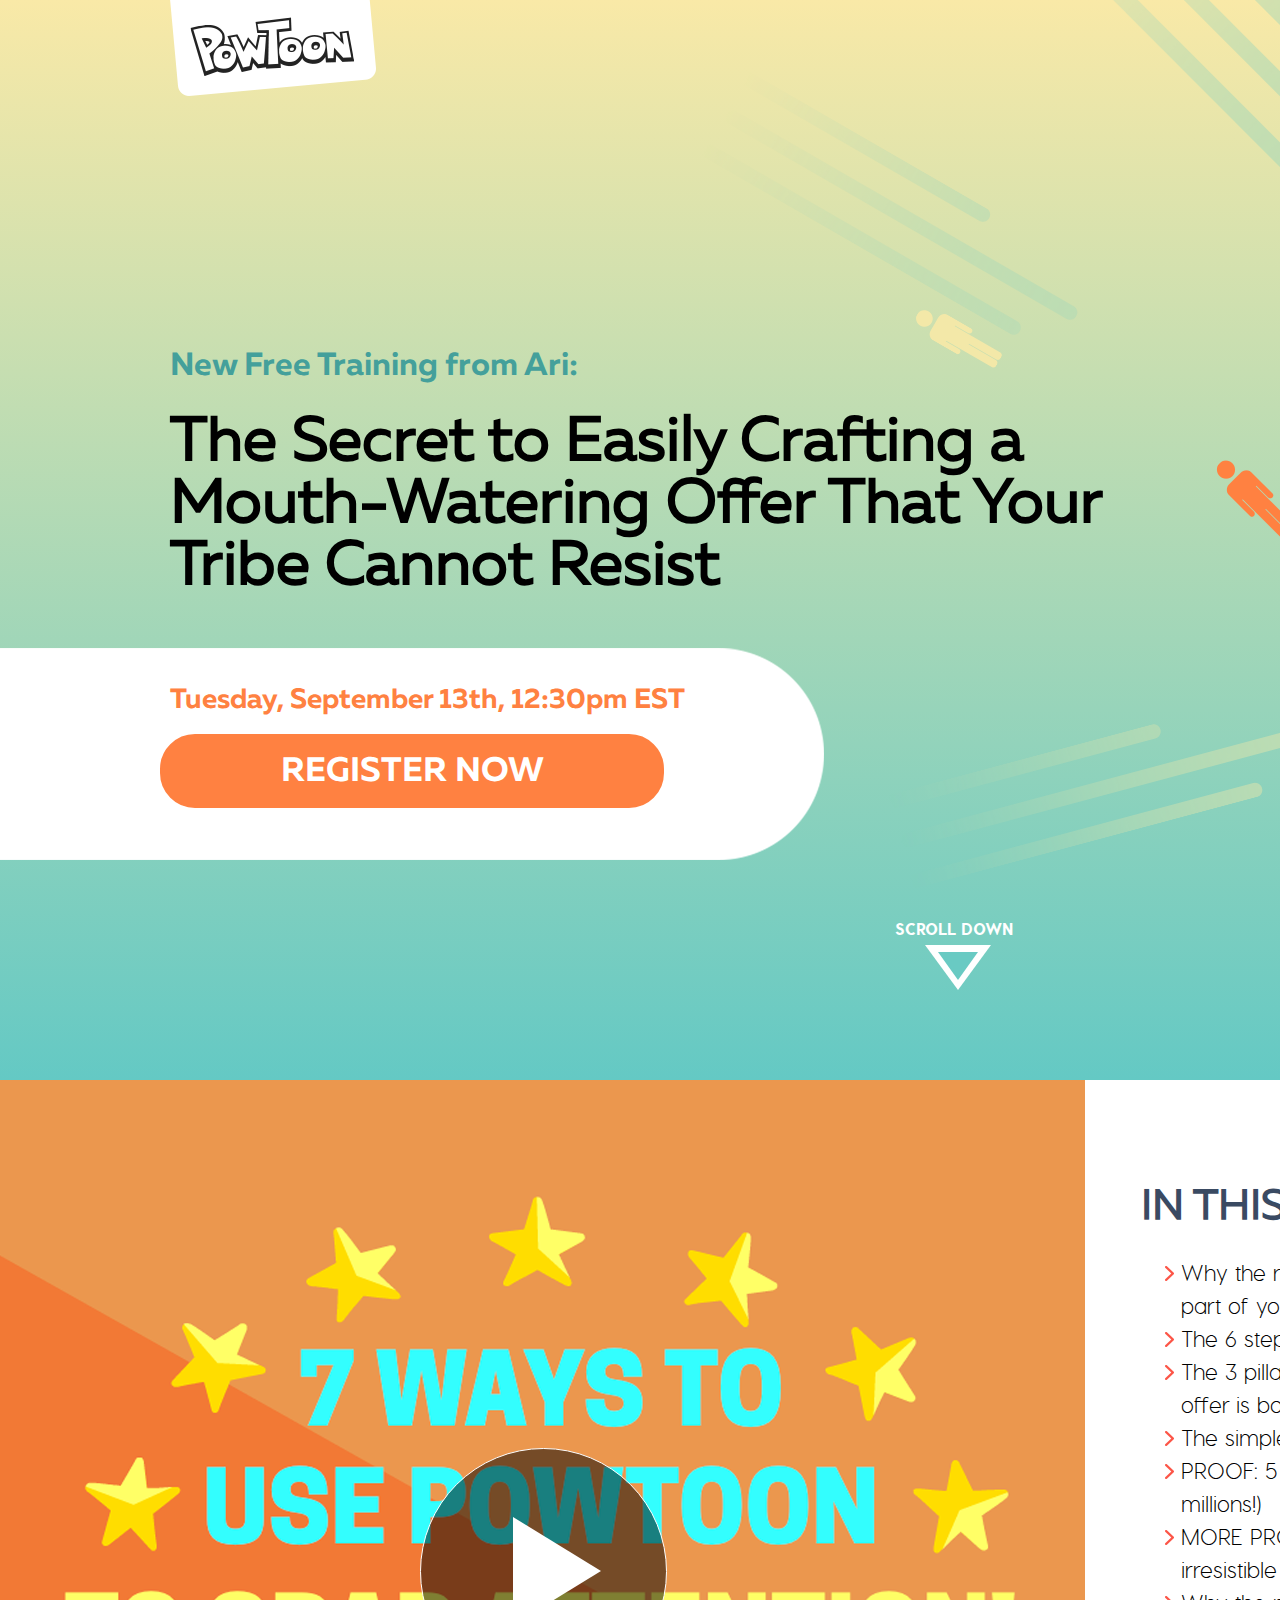
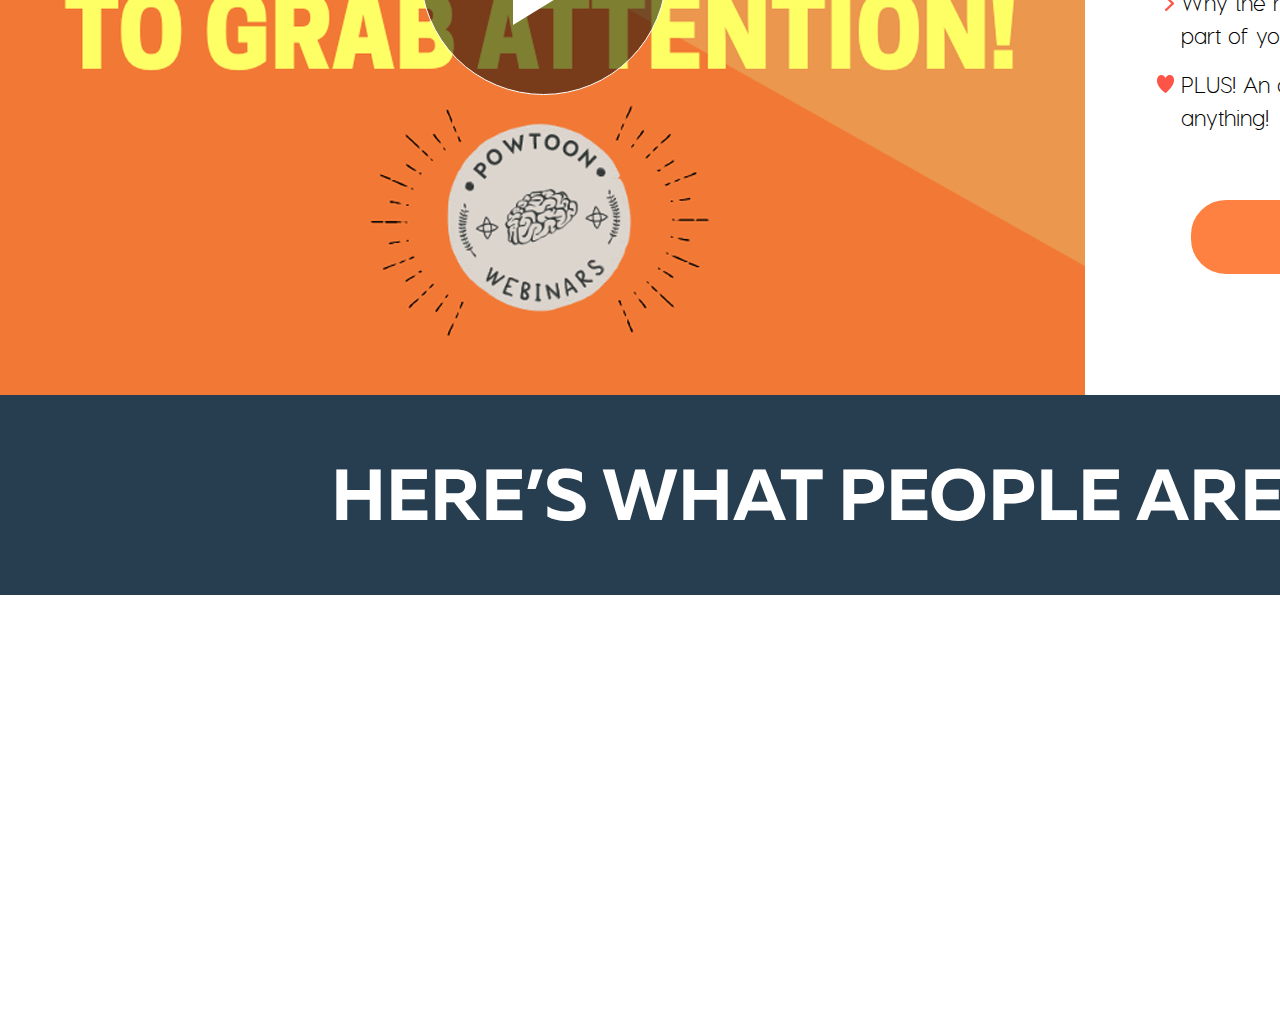
<file: index.html>
<!doctype html>
<html>
	<head>
		<title>Powtoon</title>
		<meta charset="utf-8">
		<link href="css/styles.css" rel="stylesheet">
		<link href="css/styles2.css" rel="stylesheet">
		<link href="img/favicon.ico" rel="icon" type="image/x-icon" />
		<link href="img/favicon.ico" rel="shortcut icon" type="image/x-icon" />

	</head>
	<body>
		<header>
			<div class="wrapper">
				<span class="logo">
					<img src="img/back-powtoon.png">
					<img src="img/logo.png" id="logo">
				</span>
				<div class="picture">
					<img src="img/magnet.png" id="magnet">
					<div class="obj">
						<img src="img/swoosh1.png">
						<img src="img/swoosh2.png">
						<img src="img/swoosh3.png">
						<img src="img/swoosh4.png">
						<div class="stick">
							<img src="img/woman1.png" id="woman1">
							<img src="img/woman2.png" id="woman2">
							<img src="img/woman3.png" id="woman3">
							<img src="img/woman4.png" id="woman4">
							<img src="img/woman5.png" id="woman5">
							<img src="img/woman6.png" id="woman6">
							<img src="img/man1.png" id="man1"> 
							<img src="img/man2.png" id="man2">
							<img src="img/man3.png" id="man3"> 
							<img src="img/man4.png" id="man4">
							<img src="img/man5.png" id="man5">
							<img src="img/electric1.png" id="electric1">
							<img src="img/electric2.png" id="electric2">
							<img src="img/electric3.png" id="electric3">
							<img src="img/electric4.png" id="electric4">
							<img src="img/electric5.png" id="electric5">
							<img src="img/electric6.png" id="electric6">
							<img src="img/electric7.png" id="electric7">
							<img src="img/electric8.png" id="electric8">

						</div>
					</div>
				</div>
				<span class="text">
					<p id="ari"> New Free Training from Ari: </p>
					<h3 id="resist">The Secret to Easily Crafting 
						a Mouth-Watering Offer
					That Your Tribe  Cannot Resist</h3>
				</span>
				<div class="date">
					<a href="#" >
						<img src="img/buttonbg.png" title="Register now" placeholder="REGISTER NOW">
						<p> Register now </p>
						<h3 id="data"> Tuesday, September 13th, 12:30pm EST </h3>
					</a>
				</div>
				<div class="blind">	
					<div class="bl-pos">
						<h4> Scroll down</h4>
							<div class="bl-tri">
								<div class="bl-sec">
								</div>
							</div>
					</div>
				</div>
				<!-- ШТОРКУ -->
			</div>
		</header>
		<main>
			<div class="wrapper">
				<div class="menu">
					<div class="imgbck">
						<img src="img/imgbk1.png" id="imgbk1" name="second">
						<img src="img/imgbk2.png" id="imgbk2">
						<img src="img/imgbk3.png" id="imgbk3">
						<img src="img/imgbk4.png" id="imgbk4">
						<img src="img/imgbk5.png" id="imgbk5">
						<img src="img/imgbk6.png" id="imgbk6">
					</div>
					<div class="frimage">
						<img src="img/imgfr.png" name="first" id="zuzu">
							<div class="play" id="second" onClick="document.getElementById('second').style.visibility ='hidden'">	
								<div class="triangle" onclick="changeImage()">
									<div class="video-play">
										<!--PLAY-->
									</div>
								</div>
							</div>
					</div>
					<div class="list">
						<h1> In this new training we`ll cover:</h1>
						<ul>
							<li>Why the right OFFER generates more results than any other part of your message </li>
							<li>The 6 steps to easily craft an irresistible OFFER, everytime </li>
							<li>The 3 pillars of every irresistible offer (miss one and the offer is boring) </li>
							<li>The simple formula: HV + LI = Irresistible Offer </li>
							<li>PROOF: 5 brilliant IRRESISTIBLE OFFERS (that generated millions!) </li>
							<li>MORE PROOF: 3 wildly fun winning SPLIT-TESTS of irresistible OFFERS </li>
							<li>Why the right OFFER generates more results than any other part of your message </li>
						</ul>
						<ol>
							<li>PLUS! An on-camera live Q&A at the end to ask Ari.... anything!</li>
						</ol>
						<a href="#" >
							<p> Register now </p>
						</a>
					</div>
			</div>
		</main>	
		<footer>
			<P> Here’s what people are saying:</P>
		</footer>	
		<script language = 'javascript'>
 			 var flag = 0;
  				function changeImage() {
    				if (flag == 0) {
      			document.first.src = 'img/imgfr.jpg';
      			flag = 1;
    			}
    				else {
      			document.second.src = 'img/imgbk1.png';
      			flag = 0;
    			}
  			}
		</script>	
	</body>
</html>
</file>
<file: css/styles.css>
html, body, header, main, div, p, img, a{
	margin: 0 auto ;
	max-width: 1920px;

	
}
header {
	height: 1080px;
	width: 1920px;
	background: linear-gradient(to top, #64c9c4,#f9e9a7), no-repeat;
	position: inherit;
}
main {
	height: 915px;
	width: 1920px;
	position: inherit;
}
footer {
	position: absolute;
	background-color: #273d50;
	text-align: center;
	width: 1920px;
	height: 200px;
	color: white;
	font-size: 72px;
	font-family: "Mullerbold";
	text-transform: uppercase;
	line-height: 210px;
}

.wrapper{
	max-width: 1920px;
	margin: 0 auto; /*шапка будет по центру с отступом 0 от верхней точки*/
	overflow: hidden;
	height: inherit;
}
.logo {
	position: relative;
	left: 170px;
}
.logo #logo {
	position: relative;
	right: 190px;
	bottom: 20px;
}
.picture img{
	position: relative;
	float: right;
}
.picture #magnet{
	top: 310px;
}
.obj img{
	position: absolute;
	top: 0px;
}
/*ari mullerbold
cannot resist - mullerbold,mullerregular*/
.text {
	width: 930px;
	position: relative;
	left:170px;
	top:250px;
}
.text #ari {
	font-size: 32px;
	color: #44a09b;
}
.text #resist{
	font-size: 62px;
	max-width: 1000px;
	margin: 0;
	margin-top: 30px;
}
p {
	font-family: "Mullerbold";
}
h3 {
	font-family: "MullerRegular";
}
.date {
	position: relative;
	top:300px;
	left:170px;
	height: 300px;
}
.date img{
	position: relative;
	right:170px;

}
.date a{
	position: absolute;
	color: white;
	text-decoration: none;
	border-width: 500px;
	border-height: 70px;
	border-color: #ff8141
	width: 300px;
	height: 150px;
	cursor: pointer;
	
}
#data{
	position: relative;
	color:#ff8141;
	font-size:28px;
	font-family:"Mullerbold";
	bottom:280px;
	width:600px;
}
.date a p{
	position: relative;
	right:170px;
	top:-130px;
	font-size:34px;
	font-family:"Mullerbold";
	background-color:#ff8141;
	width:500px;
	height:70px;
	border: 2px solid #ff8141;;
	border-color: #ff8141;
	margin: 0 auto;
	text-align: center;
	line-height: 70px;
	border-radius: 35px 35px 35px 35px;
	text-transform: uppercase;
}
.blind {
	position: relative;
	max-width: 150px;
	max-height: 
	left: 60px;
	top:280px;
	width: inherit;
	color:white;
	cursor: pointer;
	transition: opacity 0.5s, transform 0.5s;
}
.blind:hover{
	transform: translate( 0, 10px);
	opacity: 0.7;
}

.bl-pos {
	position: relative;
	width: 150px;
	top:-30px;
}
.blind h4{
	margin-left: 10px;
	font-size: 16px;
	font-family: "VisbyCF-Heavy";
	text-transform: uppercase;
}
.bl-tri {
	width: 0;
  	height: 0;
  	margin-left: 40px;
  	margin-top: -15px;
  	/*border: 3px solid white;
  	border-width: 33px 0 33px 45px;
  	border-color: transparent transparent transparent #ffffff;
  	transform: rotate(90deg);*/
  	border-left: 33px solid transparent;
    border-right: 33px solid transparent;
    border-top: 45px solid white;
}
.bl-sec {
	width: 0;
  	height: 0;
  	margin-left: -20px;
  	margin-top: -38px;
  	/*border: 3px solid white;
  	border-width: 33px 0 33px 45px;
  	border-color: transparent transparent transparent #ffffff;
  	transform: rotate(90deg);*/
  	border-left: 20px solid transparent;
    border-right: 20px solid transparent;
    border-top: 28px solid #69cac3;
}
.imgbck img{
	position: absolute;
	max-width: 100%;
	}
.frimage {
	position: absolute;
	max-width: inherit;
	max-height: inherit;
	top:1390px;
}
.play {
	position: absolute;
}
.triangle {
	cursor: pointer;
	height: 181px;
  	width: 181px;
  	padding: 32px;
  	border-radius: 50%;
  	border: 1px solid #fff;
  	background: rgba(0, 0, 0, 0.5);
  	position: relative;
  	left: 420px; 
  	right: 0;
  	top: -920px;
  	bottom: 0;
  	margin: 0 auto;
  	transition: opacity 0.5s;
}
.triangle:hover {
	opacity: 0.8;
}
.triangle:active {
	opacity: 0;
}
.video-play{
	width: 0;
  	height: 0;
  	margin-left: 60px;
  	margin-top: 36px;
  	border-style: solid;
  	border-width: 54px 0 54px 88px;
  	border-color: transparent transparent transparent #ffffff;
}

#zuzu {
	position:relative;
	top: -310px;
}

.list{
	position: relative;
	float: right;
	bottom: 541px;
	right:20px;
}
.list ul{
	list-style-image: url(../img/st.png);
}
.list ol{
	list-style-image: url(../img/heart.png);
}
.list h1{
	font-size: 42px;
	font-family: "MullerRegular";
	text-transform: uppercase;
	color:#3a4a62;
}
.list li{
	
	margin-right: 100px;
	width: 600px;
	font-size: 22px;
	line-height: 33px;
	font-family: "VisbyCF-Light";
}
.list a{
	margin: 0;
	text-decoration: none;
}
.list p{
	position: relative;
	top:50px;
	right: -50px;
	color: white;
	font-size:34px;
	font-family:"Mullerbold";
	background-color:#ff8141;
	width:500px;
	height:70px;
	border: 2px solid #ff8141;;
	border-color: #ff8141;
	margin: 0;
	text-align: center;
	line-height: 70px;
	border-radius: 35px 35px 35px 35px;
	text-transform: uppercase;
}








@font-face {
/* название шрифта(чтобы не запутаться лучше указать название папки со шрифтом) */
font-family: "Mullerbold"; 
/* адрес шрифта и тип */
src: url("../fonts/10268.otf") format("truetype"); 
font-style: normal; 
font-weight: normal; 

} 
@font-face {
/* название шрифта(чтобы не запутаться лучше указать название папки со шрифтом) */
font-family: "MullerRegular"; 
/* адрес шрифта и тип */
src: url("../fonts/MullerRegular.otf") format("truetype"); 
font-style: normal; 
font-weight: normal; 

}

@font-face {
/* название шрифта(чтобы не запутаться лучше указать название папки со шрифтом) */
font-family: "VisbyCf-Light"; 
/* адрес шрифта и тип */
src: url("../fonts/VisbyCF-Light.otf") format("truetype"); 
font-style: normal; 
font-weight: normal; 

}
@font-face {
/* название шрифта(чтобы не запутаться лучше указать название папки со шрифтом) */
font-family: "VisbyCF-Heavy"; 
/* адрес шрифта и тип */
src: url("../fonts/VisbyCF-Heavy.ttf") format("truetype"); 
font-style: normal; 
font-weight: normal; 

}
</file>
<file: css/styles2.css>
.stick {
	position: relative;	
	float: right;
}
#woman1 {
	top: -90px;
}
#woman2 {
	left:180px;
	top: 120px;
}
#woman3 {
	left: 90px;
	top:140px;
}
#woman4 {
	left:75px;
	top:210px;
}
#woman5 {
	left: -30px;
	top:310px;
}
#woman6 {
	left:-80px;
	top:280px;
}
#man1 {
	left:130px;
	top:110px;
}
#man2 {
	left:0px;
	top:210px;
}
#man3 {
	left:-110px;
	top:360px;
}
#man4 {
	left:-200px;
	top:360px;
}
#man5 {
	left:-500px;
	top:210px;
}
#electric1 {
	left:250px;
	top:180px;
}
#electric2 {
	left:200px;
	top:245px;
}
#electric3 {
	left:240px;
	top:260px;
}
#electric4 {
	left:135px;
	top:295px;
}
#electric5 {
	left:10px;
	top:450px;
}
#electric6 {
	left:-80px;
	top:450px;
}
#electric7 {
	left:-75px;
	top:525px;
}
#electric8 {
	left:10px;
	top:505px;
}
#imgbk2 {
	position: relative;
	top: 305px;
	left: 538px;
}
#imgbk3 {
	position: relative;
	top: 610px;
	left:-8px;
}
#imgbk4 {
	position: relative;
	left: -555px;
	bottom: 2px;
}
#imgbk5 {
	position: relative;
	top:300px;
	right:0px;
}
#imgbk6 {
	position: relative;
	top: -5px;
	right:545px;
}
</file>
